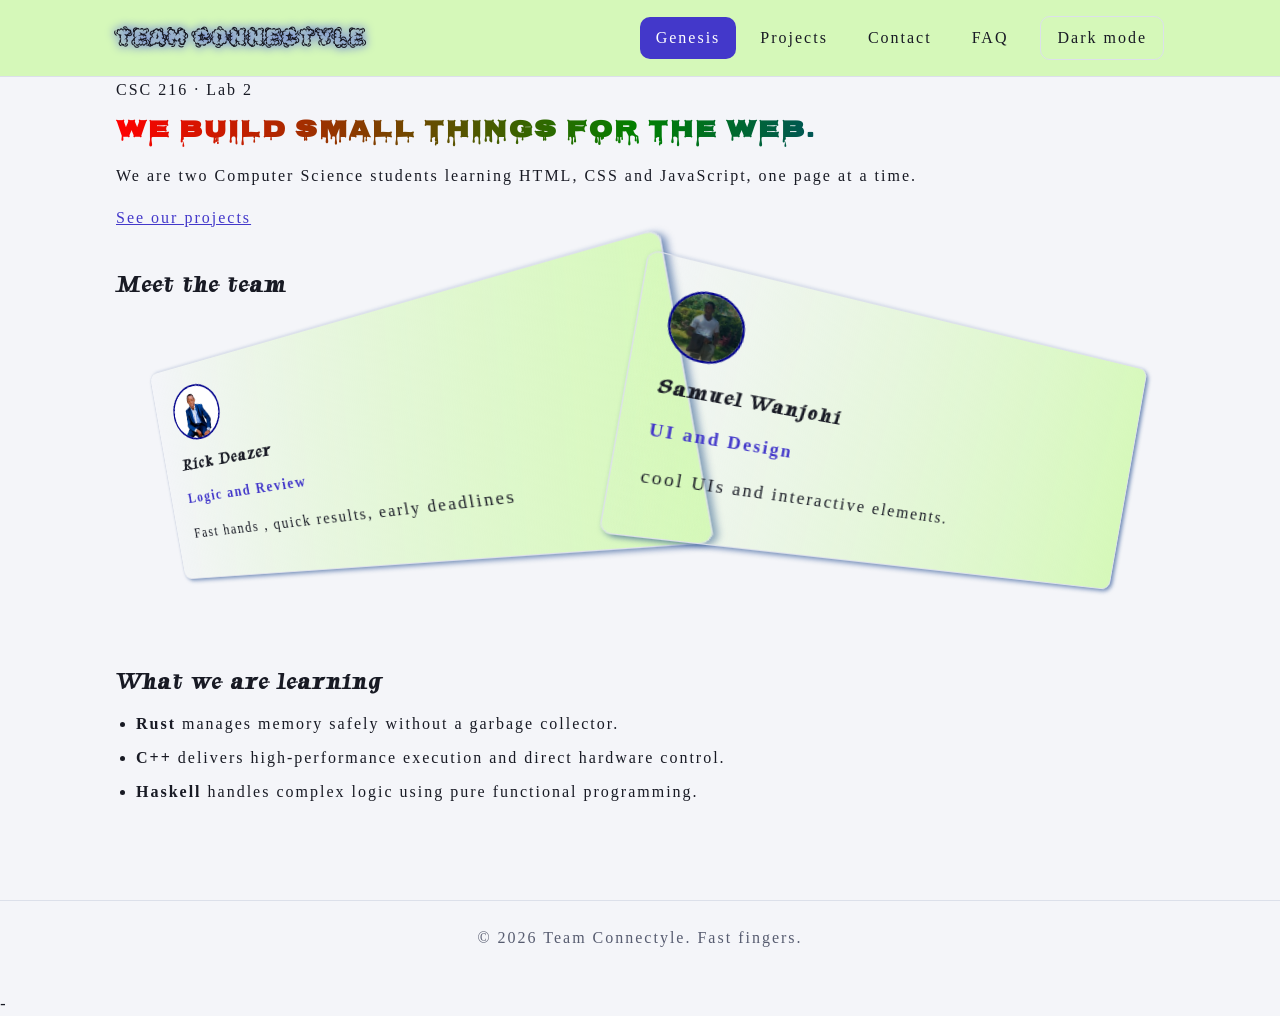
<file: index.html>
<!DOCTYPE html>
<html lang="en">
<head>
  <meta charset="UTF-8">
  <meta name="viewport" content="width=device-width, initial-scale=1.0">
  <meta name="description" content="TEAM CONNECTLYE: a CSC 216 web development pair.">
  <title>Home | TEAM CONNECTLYE</title>
  <link rel="stylesheet" href="css/styles.css">
  <script src="js/script.js" defer></script>
</head>
<body>
  <a class="skip-link" href="#main">Skip to main content</a>

  <header class="site-header">
    <div class="container header-inner">
      <a class="logo" href="index.html">TEAM CONNECTYLE</a>
      <button class="nav-toggle" type="button" aria-expanded="false" aria-controls="site-nav">Menu</button>
      <nav id="site-nav" class="site-nav" aria-label="Main">
        <ul>
          <li><a href="index.html" aria-current="page">Genesis</a></li>
          <li><a href="projects.html">Projects</a></li>
          <li><a href="contact.html">Contact</a></li>
          <li><a href="faq.html">FAQ</a></li>
        </ul>
      </nav>
      <button class="theme-toggle" type="button" aria-pressed="false">Dark mode</button>
    </div>
  </header>

  <main id="main">
    <section class="hero">
      <div class="container">
        <p class="eyebrow">CSC 216 · Lab 2</p>
        <h1 style="font-family: nosifer; color: transparent; background: linear-gradient(90deg,red,green,blue); background-clip: text;">We build small things for the web.</h1>
        <p class="lead">We are two Computer Science students learning HTML, CSS and JavaScript, one page at a time.</p>
        <a class="button" href="projects.html">See our projects</a>
      </div>
    </section>

    <section class="container section" aria-labelledby="team-heading">
      <h2 id="team-heading">Meet the team</h2>
      <div class="team-grid">
        <article class="card" style="transform: perspective(210px) rotateY(-10deg);
  rotate: -10deg;">
          <div class="avatar" aria-hidden="true" style="overflow: hidden; border: solid 2px darkblue;"><img src="./images/rick-ceo.jpeg" alt=""></div>
          <h3>Rick Deazer</h3>
          <p class="role">Logic and Review</p>
          <p>Fast hands , quick results, early deadlines</p>
        </article>
        <article class="card" style="transform: perspective(350px) rotateY(10deg);
  ">
          <div class="avatar" aria-hidden="true" style="overflow: hidden; border: solid 2px darkblue;"><img src="./images/IMG_20260529_123538_642.webp" alt=""></div>
          <h3>Samuel Wanjohi</h3>
          <p class="role">UI and Design</p>
          <p>cool UIs and interactive elements.</p>
        </article>
      </div>
    </section>

 <section class="container section" aria-labelledby="learning-heading">
      <h2 id="learning-heading">What we are learning</h2>
      <ul class="skill-list">
        <li><strong>Rust</strong> manages memory safely without a garbage collector.</li>
        <li><strong>C++</strong> delivers high-performance execution and direct hardware control.</li>
        <li><strong>Haskell</strong> handles complex logic using pure functional programming.</li>
      </ul>
    </section>

  </main>

  <footer class="site-footer">
    <div class="container">
      <p>© <span id="year">2026</span> Team Connectyle. Fast fingers.</p>
    </div>
  </footer>
</body>
</html>-
</file>
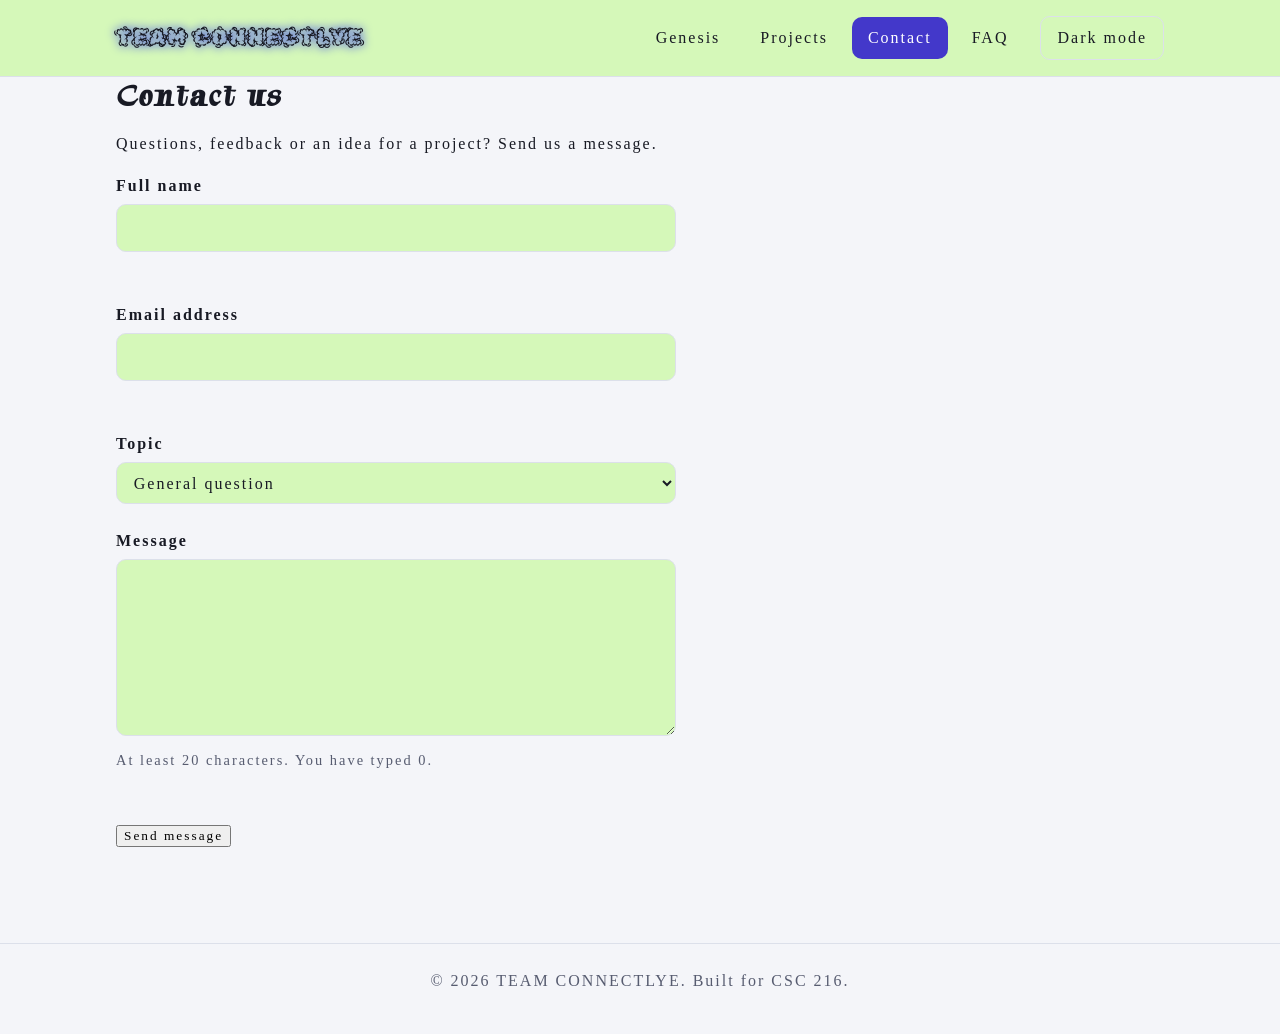
<file: contact.html>
<!DOCTYPE html>
<html lang="en">
<head>
  <meta charset="UTF-8">
  <meta name="viewport" content="width=device-width, initial-scale=1.0">
  <meta name="description" content="Send a message to TEAM CONNECTLYE.">
  <title>Contact | TEAM CONNECTLYE</title>
  <link rel="stylesheet" href="css/styles.css">
  <script src="js/script.js" defer></script>
</head>
<body>
  <a class="skip-link" href="#main">Skip to main content</a>

  <header class="site-header">
    <div class="container header-inner">
      <a class="logo" href="index.html">TEAM CONNECTLYE</a>
      <button class="nav-toggle" type="button" aria-expanded="false" aria-controls="site-nav">Menu</button>
      <nav id="site-nav" class="site-nav" aria-label="Main">
        <ul>
          <li><a href="index.html">Genesis</a></li>
          <li><a href="projects.html">Projects</a></li>
          <li><a href="contact.html"  aria-current="page">Contact</a></li>
          <li><a href="faq.html">FAQ</a></li>
        </ul>
      </nav>
      <button class="theme-toggle" type="button" aria-pressed="false">Dark mode</button>
    </div>
  </header>

  <main id="main" class="container">
    <header class="page-header">
      <h1>Contact us</h1>
      <p class="lead">Questions, feedback or an idea for a project? Send us a message.</p>
    </header>

    <form id="contact-form" class="contact-form" novalidate>
      <div class="field">
        <label for="name">Full name</label>
        <input type="text" id="name" name="name" autocomplete="name" required aria-describedby="name-error">
        <p class="error" id="name-error"></p>
</div>

      <div class="field">
        <label for="email">Email address</label>
        <input type="email" id="email" name="email" autocomplete="email" required aria-describedby="email-error">
        <p class="error" id="email-error"></p>
      </div>

      <div class="field">
        <label for="topic">Topic</label>
        <select id="topic" name="topic">
          <option value="general">General question</option>
          <option value="collaboration">Collaboration</option>
          <option value="feedback">Feedback on our site</option>
        </select>
      </div>

      <div class="field">
        <label for="message">Message</label>
        <textarea id="message" name="message" rows="6" required minlength="20" aria-describedby="message-hint message-error"></textarea>
        <p class="hint" id="message-hint">At least 20 characters. You have typed <span id="char-count">0</span>.</p>
        <p class="error" id="message-error"></p>
      </div>

      <button class="button" type="submit">Send message</button>
      <p id="form-status" class="form-status" role="status"></p>
    </form>
  </main>

  <footer class="site-footer">
    <div class="container">
      <p>© <span id="year">2026</span> TEAM CONNECTLYE. Built for CSC 216.</p>
    </div>
  </footer>
</body>
</html>
</file>
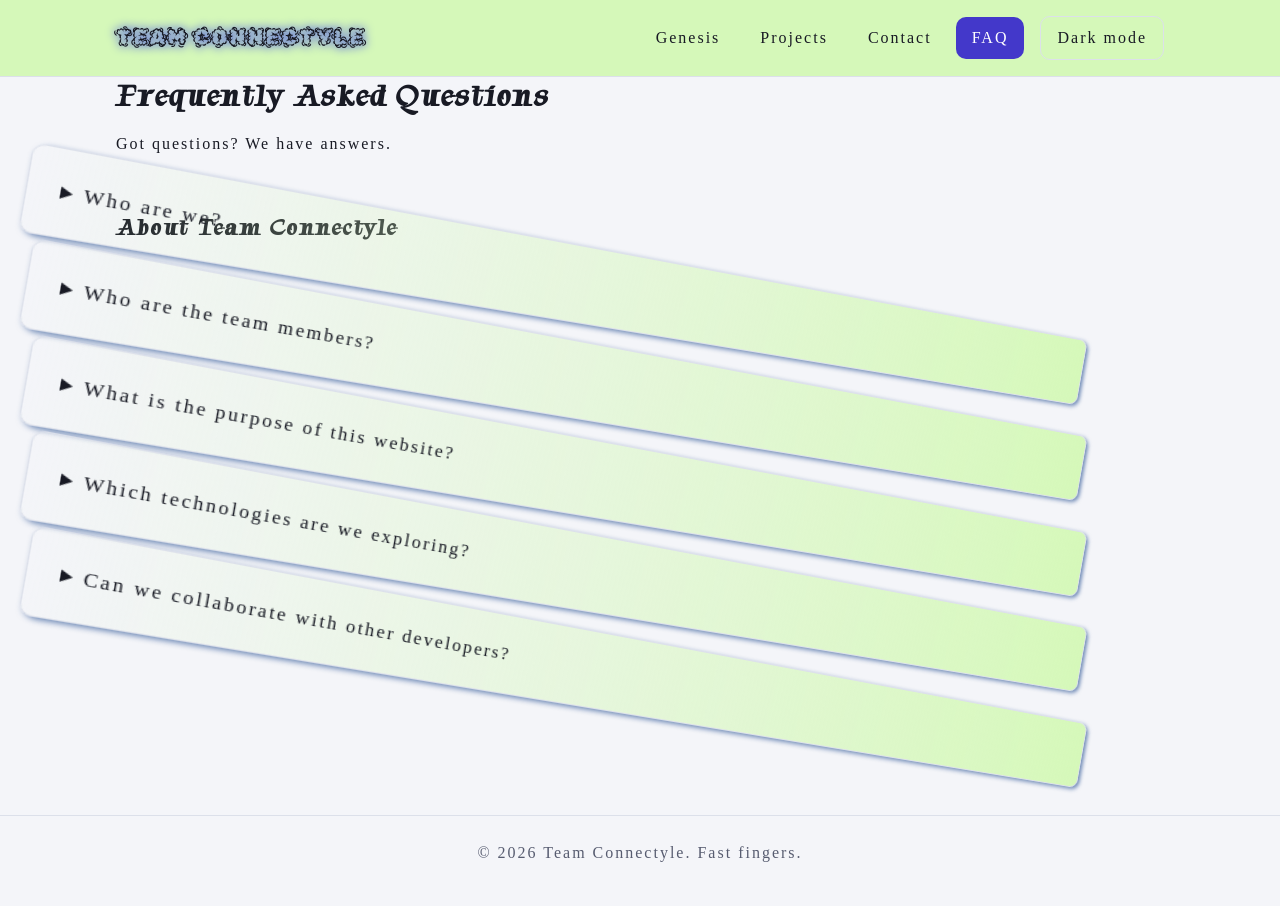
<file: FAQ.html>
<!DOCTYPE html>
<html lang="en">
<head>
  <meta charset="UTF-8">
  <meta name="viewport" content="width=device-width, initial-scale=1.0">
  <meta name="description" content="Frequently asked questions about Team Connectyle.">
  <title>FAQ | TEAM CONNECTYLE</title>
  <link rel="stylesheet" href="css/styles.css">
  <script src="js/script.js" defer></script>
</head>
<body>
  <a class="skip-link" href="#main">Skip to main content</a>

  <header class="site-header">
    <div class="container header-inner">
      <a class="logo" href="index.html">TEAM CONNECTYLE</a>

      <button class="nav-toggle" type="button"
        aria-expanded="false" aria-controls="site-nav">Menu</button>

      <nav id="site-nav" class="site-nav" aria-label="Main">
        <ul>
          <li><a href="index.html">Genesis</a></li>
          <li><a href="projects.html">Projects</a></li>
          <li><a href="contact.html">Contact</a></li>
          <li><a href="faq.html" aria-current="page">FAQ</a></li>
        </ul>
      </nav>

      <button class="theme-toggle" type="button" aria-pressed="false">
        Dark mode
      </button>
    </div>
  </header>

  <main id="main" class="container">
    <header class="page-header">
      <h1>Frequently Asked Questions</h1>
      <p class="lead">Got questions? We have answers.</p>
    </header>

    <section class="section" aria-labelledby="faq-heading">
      <h2 id="faq-heading">About Team Connectyle</h2>

      <details class="card">
        <summary>Who are we?</summary>
        <p>We are Team Connectyle, a pair of Computer Science students working together to explore technology, solve problems and develop our web development skills.</p>
      </details>

      <details class="card">
        <summary>Who are the team members?</summary>
        <p>Our team consists of Rick Deazer and Samuel Wanjohi. We combine logical thinking, programming and creative design.</p>
      </details>

      <details class="card">
        <summary>What is the purpose of this website?</summary>
        <p>This website showcases our team, our projects and the technical skills we are developing as Computer Science students.</p>
      </details>

      <details class="card">
        <summary>Which technologies are we exploring?</summary>
        <p>We are learning HTML, CSS and JavaScript for web development, alongside Rust, C++ and Haskell to strengthen our programming knowledge.</p>
      </details>

      <details class="card">
        <summary>Can we collaborate with other developers?</summary>
        <p>Absolutely! We welcome new ideas, constructive feedback and opportunities to collaborate on interesting technology projects.</p>
      </details>

    </section>
  </main>

  <footer class="site-footer">
    <div class="container">
      <p>© <span id="year">2026</span> Team Connectyle. Fast fingers.</p>
    </div>
  </footer>
</body>
</html>
</file>
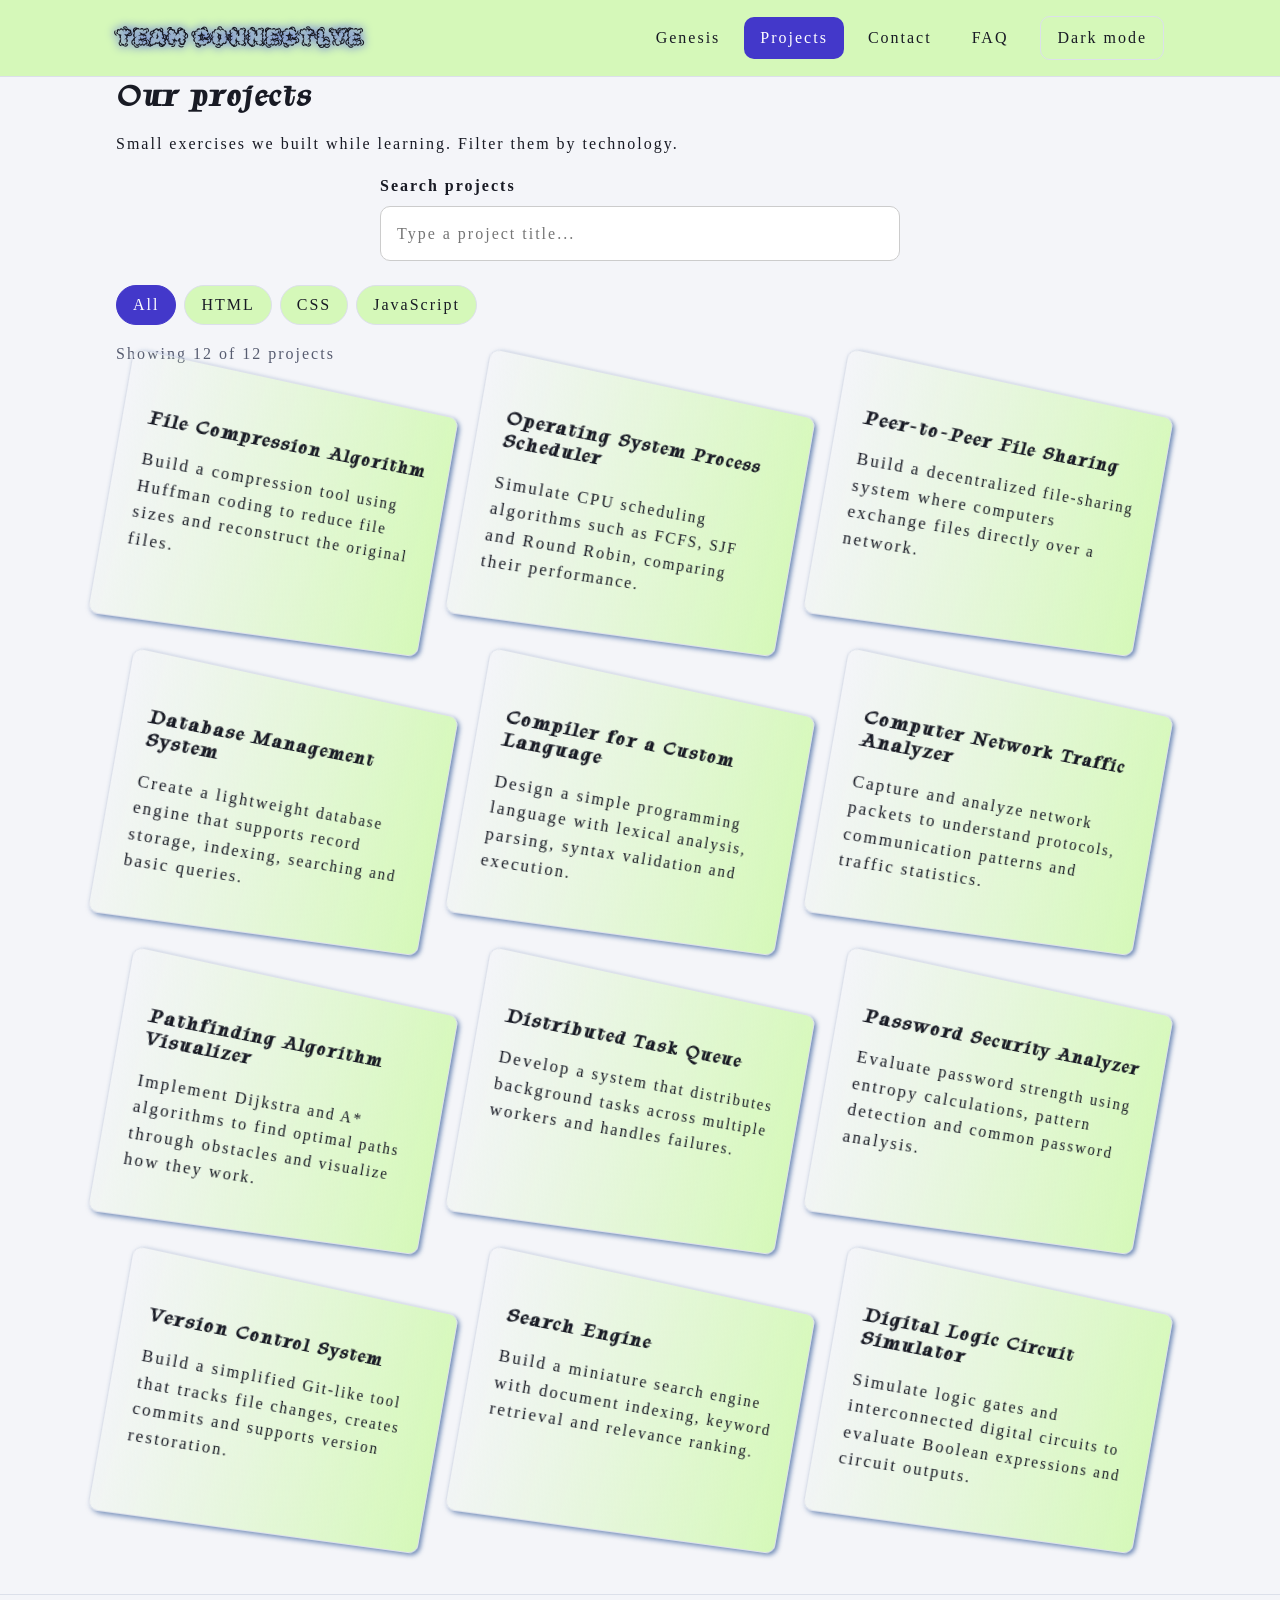
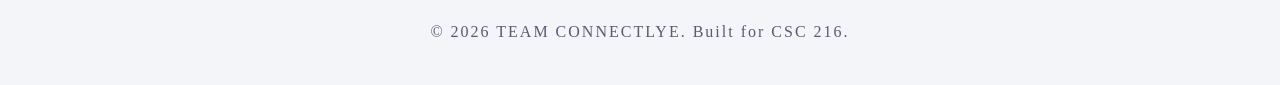
<file: projects.html>
<!DOCTYPE html>
<html lang="en">
<head>
  <meta charset="UTF-8">
  <meta name="viewport" content="width=device-width, initial-scale=1.0">
  <meta name="description" content="Projects built by TEAM CONNECTLYE while learning web development.">
  <title>Projects | TEAM CONNECTLYE</title>
  <link rel="stylesheet" href="css/styles.css">
  <script src="js/script.js" defer></script>
</head>
<body>
  <a class="skip-link" href="#main">Skip to main content</a>

  <header class="site-header">
    <div class="container header-inner">
      <a class="logo" href="index.html">TEAM CONNECTLYE</a>
      <button class="nav-toggle" type="button" aria-expanded="false" aria-controls="site-nav">Menu</button>
      <nav id="site-nav" class="site-nav" aria-label="Main">
        <ul>
          <li><a href="index.html">Genesis</a></li>
          <li><a href="projects.html" aria-current="page">Projects</a></li>
          <li><a href="contact.html">Contact</a></li>
          <li><a href="faq.html">FAQ</a></li>
        </ul>
      </nav>
      <button class="theme-toggle" type="button" aria-pressed="false">Dark mode</button>
    </div>
  </header>

  <main id="main" class="container">
    <header class="page-header">
      <h1>Our projects</h1>
      <p class="lead">Small exercises we built while learning. Filter them by technology.</p>
    </header>

    <!-- E3: Project search -->
    <div class="project-search">
      <label for="project-search">Search projects</label>
      <input
        type="search"
        id="project-search"
        placeholder="Type a project title..."
      >
    </div>

    <div class="filters" role="group" aria-label="Filter projects by technology">
      <button class="filter-btn" type="button" data-filter="all" aria-pressed="true">All</button>
      <button class="filter-btn" type="button" data-filter="html" aria-pressed="false">HTML</button>
      <button class="filter-btn" type="button" data-filter="css" aria-pressed="false">CSS</button>
      <button class="filter-btn" type="button" data-filter="js" aria-pressed="false">JavaScript</button>
    </div>

    <p id="project-count" class="project-count" aria-live="polite"></p>
    <div id="project-list" class="project-grid"></div>

    <noscript>
      <p>Turn on JavaScript to see the project list.</p>
    </noscript>
  </main>

  <footer class="site-footer">
    <div class="container">
      <p>© <span id="year">2026</span> TEAM CONNECTLYE. Built for CSC 216.</p>
    </div>
  </footer>
</body>
</html>
</file>
<file: css/styles.css>
/* =====================================================
   Team website stylesheet (CSC 216, Lab 2)
   One file styles every page on the site.
   ===================================================== */
@import url('https://fonts.googleapis.com/css2?family=Agrave+Pro:wght@100..700&family=Elsie+Swash+Caps:wght@400;900&family=Emilys+Candy&family=Nosifer&family=Rubik+Moonrocks&family=Rubik+Puddles&family=Shadows+Into+Light&family=Special+Elite&family=Tapestry&display=swap');
/* ---------- 1. Design tokens ---------- */
:root {
  --color-bg: #f4f5f9;
  --color-surface: #d5f8b9;
  --color-text: #181a24;
  --color-muted: #575c70;
  --color-primary: #4338ca;
  --glow-card: rgba(26, 69, 139, 0.597);
  --color-primary-dark: #312e81;
  --color-on-primary: #ffffff;
  --color-border: #dce0ea;
  --color-error: #c62828;
  --color-success: #1b7a3d;

  --font-body: system-ui, -apple-system, "Segoe UI", Roboto, Arial, sans-serif;
  --font-heading: Tapestry;

  --space-1: 0.5rem;
  --space-2: 1rem;
  --space-3: 1.5rem;
  --space-4: 2.5rem;
  --space-5: 4rem;

  --radius:10px;
  --max-width: 1080px;
}

body.dark {
  --color-bg: #0f111a;
  --color-surface: #483936;
  --color-text: #eef0f8;
  --color-muted: #9aa0b8;
  --color-primary: #818cf8;
  --glow-card:inset rgb(122, 112, 112);
  --color-primary-dark: #a5b4fc;
  --color-on-primary: #111322;
  --color-border: #2a2f45;
  --color-error: #ff8a80;
  --color-success: #7ddc97;
  color-scheme: dark;
}


















/* ---------- 2. Base and reset ---------- */
*,
*::before,
*::after {
  box-sizing: border-box;
}

body {
  margin: 0;
  font-family: var(--font-body);
  font-size: 1rem;
  line-height: 1.6;
  color: var(--color-text);
  background-color: var(--color-bg);
  transition: background-color 0.3s ease, color 0.3s ease;
}

h1,
h2,
h3 {
  font-family: var(--font-heading);
  line-height: 1.2;
  margin: 0 0 var(--space-2);
}

p {
  margin: 0 0 var(--space-2);
}

a {
  color: var(--color-primary);
}

a:hover {
  color: var(--color-primary-dark);
}

img {
  max-width: 100%;
  display: block;
}

:focus-visible {
  outline: 3px solid var(--color-primary);
  outline-offset: 3px;
}















/* ---------- 3. Layout helpers ---------- */
.container {
  width: 100%;
  max-width: var(--max-width);
  margin-inline: auto;
  padding-inline: var(--space-2);
}
.section {
  padding-block: var(--space-4);
}

.skip-link {
  position: absolute;
  top: -4rem;
  left: var(--space-2);
  z-index: 100;
  padding: var(--space-1) var(--space-2);
  border-radius: var(--radius);
  background-color: var(--color-primary);
  color: var(--color-on-primary);
}

.skip-link:focus {
  top: var(--space-2);
}












/* ---------- 4. Header and navigation ---------- */
.site-header {
  position: sticky;
  top: 0;
  z-index: 10;
  background-color: var(--color-surface);
  border-bottom: 1px solid var(--color-border);
}

.header-inner {
  display: flex;
  flex-wrap: wrap;
  align-items: center;
  gap: var(--space-2);
  padding-block: var(--space-2);
}

.logo {
  margin-right: auto;
  font-family: Rubik Puddles;
  font-size: 1.35rem;
  text-shadow: 0 0 10px blue;
  font-weight: 700;
  color: var(--color-text);
  text-decoration: none;
}

.site-nav ul {
  display: flex;
  gap: var(--space-1);
  margin: 0;
  padding: 0;
  list-style: none;
}

.site-nav a {
  display: block;
  padding: var(--space-1) var(--space-2);
  border-radius: var(--radius);
  color: var(--color-text);
  font-weight: 500;
  text-decoration: none;
}

.site-nav a:hover {
  background-color: var(--color-bg);
}

.site-nav a[aria-current="page"] {
  background-color: var(--color-primary);
  color: var(--color-on-primary);
}

.nav-toggle,
.theme-toggle {
  padding: var(--space-1) var(--space-2);
  border: 1px solid var(--color-border);
  border-radius: var(--radius);
  background-color: transparent;
  color: var(--color-text);
  font: inherit;
  cursor: pointer;
}

.theme-toggle[aria-pressed="true"] {
  border-color: var(--color-primary);
  color: var(--color-primary);
}

.nav-toggle {
  display: none;
}









/* ---------- 6. Cards and grids ---------- */
.team-grid,
.project-grid {
  display: grid;
  grid-template-columns: repeat(auto-fit, minmax(260px, 1fr));
  gap: var(--space-3);
}

.card {
  padding: var(--space-3);
  border: 1px solid var(--color-border);
  border-radius: var(--radius);
  background: linear-gradient(95deg,transparent,var(--color-surface));
  box-shadow: 3px 2px 5px var(--glow-card);
  transform: perspective(280px) rotateY(5deg);
  rotate: 10deg;
  margin-bottom: 20px;
}
*{
  font-family: Agrave Pro
;
  letter-spacing: 2px;
}
.avatar {
  display: grid;
  place-items: center;
  width: 64px;
  height: 64px;
  margin-bottom: var(--space-2);
  border-radius: 50%;
  background-color: var(--color-primary);
  color: var(--color-on-primary);
  font-size: 1.25rem;
  font-weight: 700;
  animation: rotas 5s linear infinite;
}
@keyframes rotas {
  0%{}  
  50%{transform: rotate(60deg)}
  100%{transform: rotate(-60deg);}
}
.role {
  color: var(--color-primary);
  font-weight: 600;
}

.skill-list {
  padding-left: 1.25rem;
}

.skill-list li {
  margin-bottom: var(--space-1);
}











/* ---------- 7. Projects page ---------- */
.filters {
  display: flex;
  flex-wrap: wrap;
  gap: var(--space-1);
  margin-bottom: var(--space-2);
}

.filter-btn {
  padding: 0.4rem 1rem;
  border: 1px solid var(--color-border);
  border-radius: 999px;
  background-color: var(--color-surface);
  color: var(--color-text);
  font: inherit;
  cursor: pointer;
}

.filter-btn[aria-pressed="true"] {
  border-color: var(--color-primary);
  background-color: var(--color-primary);
  color: var(--color-on-primary);
}

.project-count {
  color: var(--color-muted);
}

.tag {
  display: inline-block;
  margin-bottom: var(--space-1);
  color: var(--color-primary);
  font-size: 0.75rem;
  font-weight: 700;
  letter-spacing: 0.06em;
  text-transform: uppercase;
}

/* ---------- 8. Contact form ---------- */
.contact-form {
  max-width: 560px;
  padding-bottom: var(--space-4);
}

.field {
  margin-bottom: var(--space-3);
}

label {
  display: block;
  margin-bottom: 0.35rem;
  font-weight: 600;
}

input,
select,
textarea {
  width: 100%;
  padding: 0.65rem 0.8rem;
  border: 1px solid var(--color-border);
  border-radius: var(--radius);
  background-color: var(--color-surface);
  color: var(--color-text);
  font: inherit;
}

input:focus,
select:focus,
textarea:focus {
  border-color: var(--color-primary);
}

input[aria-invalid="true"],
textarea[aria-invalid="true"] {
  border-color: var(--color-error);
}

.hint,
.error {
  margin: 0.35rem 0 0;
  font-size: 0.9rem;
}

.hint {
  color: var(--color-muted);
}

.error {
  min-height: 1.4em;
  color: var(--color-error);
}

.form-status {
  margin-top: var(--space-2);
  color: var(--color-success);
  font-weight: 600;
}














/* ---------- 9. Footer ---------- */
.site-footer {
  margin-top: var(--space-4);
  padding-block: var(--space-3);
  border-top: 1px solid var(--color-border);
  color: var(--color-muted);
  text-align: center;
}

/* ---------- 10. Small screens ---------- */
@media (max-width: 700px) {
  .nav-toggle {
    display: inline-block;
  }

  .site-nav {
    display: none;
    order: 3;
    width: 100%;
  }

  .site-nav.open {
    display: block;
  }

  .site-nav ul {
    flex-direction: column;
  }

  .section {
    padding-block: var(--space-3);
  }
}

/* ---------- 11. Respect reduced-motion preferences ---------- */
@media (prefers-reduced-motion: reduce) {
  *,
  *::before,
  *::after {
    transition: none !important;
  }
}

/* Project search */
.project-search {
  max-width: 520px;
  margin: 0 auto 1.5rem;
}

.project-search label {
  display: block;
  margin-bottom: 0.5rem;
  font-weight: 600;
}

.project-search input {
  display: block;
  width: 100%;
  padding: 0.85rem 1rem;
  border: 1px solid var(--border-color, #ccc);
  border-radius: 10px;
  background: var(--card-bg, #fff);
  color: inherit;
  font: inherit;
  outline-offset: 3px;
}

.project-search input:focus {
  border-color: var(--accent-color, #4776e6);
}

.no-results {
  grid-column: 1 / -1;
  text-align: center;
  padding: 2rem 1rem;
  opacity: 0.75;
}
</file>
